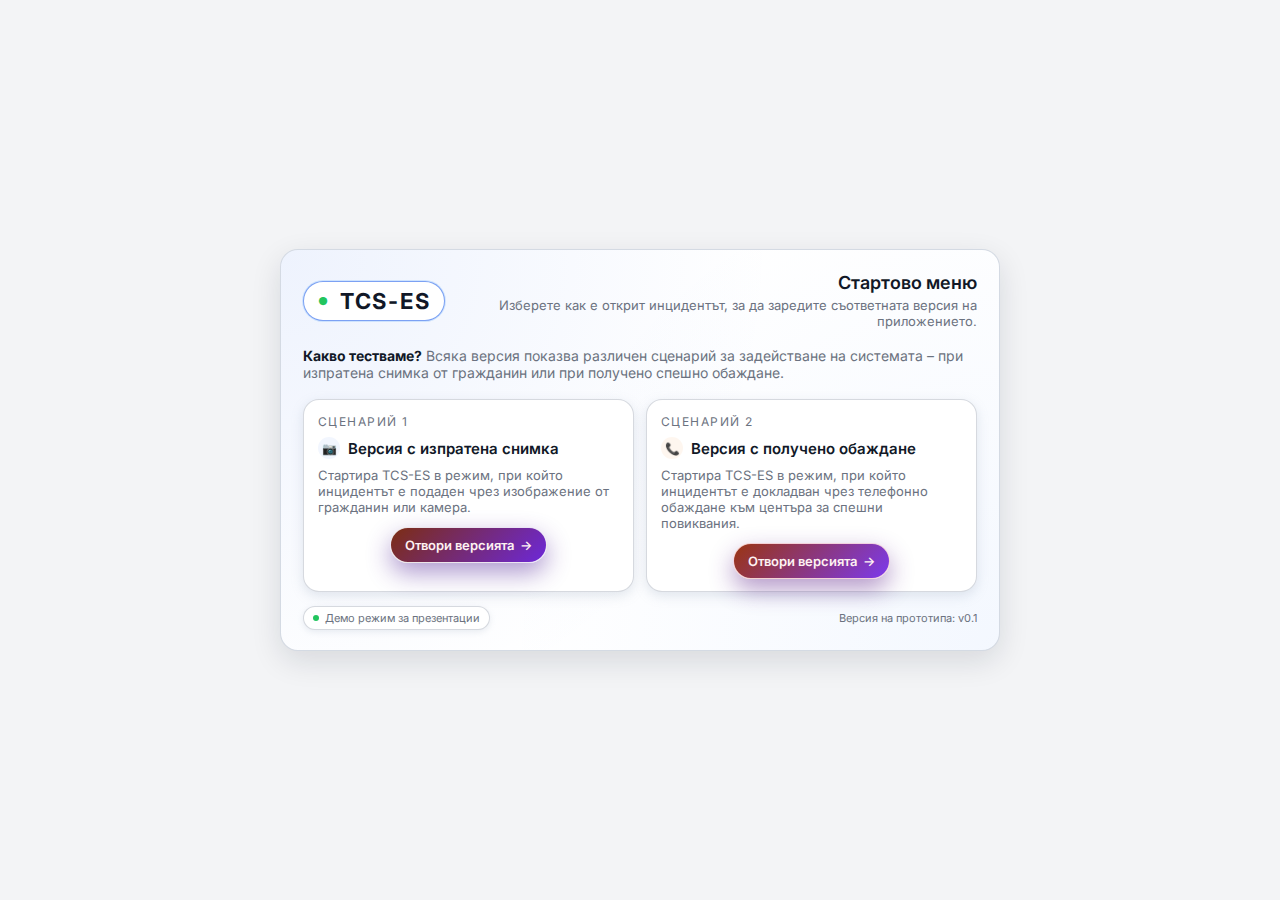
<file: index.html>
<!DOCTYPE html>
<html lang="bg">
<head>
  <meta charset="UTF-8" />
  <meta name="viewport" content="width=device-width, initial-scale=1.0" />
  <title>TCS-ES – Стартово меню</title>

  <link rel="preconnect" href="https://fonts.googleapis.com">
  <link rel="preconnect" href="https://fonts.gstatic.com" crossorigin>
  <link href="https://fonts.googleapis.com/css2?family=Inter:wght@400;500;600;700&display=swap" rel="stylesheet">

  <style>
    * {
      box-sizing: border-box;
      font-family: "Inter", system-ui, -apple-system, BlinkMacSystemFont, "Segoe UI", sans-serif;
      -webkit-tap-highlight-color: transparent;
    }

    :root {
      --bg: #f3f4f6;
      --card: #ffffff;
      --border-subtle: rgba(148, 163, 184, 0.4);
      --accent: #2563eb;
      --accent-strong: #2563eb;
      --accent-soft: rgba(37, 99, 235, 0.06);
      --text-main: #111827;
      --text-soft: #6b7280;
      --danger: #f97316;
      --radius-xl: 18px;
      --shadow-soft: 0 10px 30px rgba(15, 23, 42, 0.12);
    }

    html, body {
      margin: 0;
      padding: 0;
      min-height: 100vh;
      color: var(--text-main);
      background-color: var(--bg);
    }

    body {
      display: flex;
      align-items: center;
      justify-content: center;
      padding: 16px;
    }

    .shell {
      width: 100%;
      max-width: 720px;
    }

    .card {
      background: var(--card);
      border-radius: var(--radius-xl);
      border: 1px solid var(--border-subtle);
      box-shadow: var(--shadow-soft);
      padding: 22px 22px 20px;
      position: relative;
      overflow: hidden;
    }

    .card::before {
      content: "";
      position: absolute;
      inset: 0;
      background:
        radial-gradient(circle at top left, rgba(37, 99, 235, 0.08), transparent 60%),
        radial-gradient(circle at bottom right, rgba(59, 130, 246, 0.06), transparent 60%);
      pointer-events: none;
    }

    .card-inner {
      position: relative;
      z-index: 1;
    }

    header {
      display: flex;
      align-items: center;
      justify-content: space-between;
      gap: 16px;
      margin-bottom: 18px;
      flex-wrap: wrap;
    }

    #siteTitle {
      font-size: 22px;
      font-weight: 700;
      letter-spacing: 0.08em;
      text-transform: uppercase;
      color: #111827;
      display: inline-flex;
      align-items: center;
      gap: 8px;
      padding: 6px 14px;
      border-radius: 999px;
      background: #ffffff;
      border: 1px solid rgba(37, 99, 235, 0.6);
      box-shadow: 0 0 0 1px rgba(191, 219, 254, 0.7);
    }

    #siteTitle::before {
      content: "●";
      font-size: 11px;
      color: #22c55e;
      margin-right: 2px;
    }

    .subtitle {
      flex: 1;
      min-width: 200px;
      text-align: right;
    }

    .subtitle h1 {
      margin: 0;
      font-size: 18px;
      font-weight: 600;
      color: var(--text-main);
    }

    .subtitle p {
      margin: 4px 0 0;
      font-size: 13px;
      color: var(--text-soft);
    }

    @media (max-width: 640px) {
      header {
        flex-direction: column;
        align-items: flex-start;
      }

      .subtitle {
        text-align: left;
      }
    }

    .intro {
      margin-bottom: 18px;
      font-size: 14px;
      color: var(--text-soft);
    }

    .intro strong {
      color: var(--text-main);
    }

    .modes {
      display: grid;
      grid-template-columns: repeat(2, minmax(0, 1fr));
      gap: 12px;
    }

    @media (max-width: 640px) {
      .modes {
        grid-template-columns: minmax(0, 1fr);
      }
    }

    .mode-card {
      border-radius: 16px;
      padding: 14px 14px 12px;
      background: #ffffff;
      border: 1px solid rgba(209, 213, 219, 0.9);
      display: flex;
      flex-direction: column;
      gap: 8px;
      box-shadow: 0 4px 12px rgba(148, 163, 184, 0.25);
    }

    .mode-label {
      font-size: 12px;
      text-transform: uppercase;
      letter-spacing: 0.12em;
      color: var(--text-soft);
    }

    .mode-title {
      font-size: 15px;
      font-weight: 600;
      display: flex;
      align-items: center;
      gap: 8px;
      color: var(--text-main);
    }

    .mode-title span.icon {
      width: 22px;
      height: 22px;
      border-radius: 999px;
      display: inline-flex;
      align-items: center;
      justify-content: center;
      font-size: 12px;
      background: var(--accent-soft);
      color: var(--accent);
    }

    .mode-title span.icon.call {
      background: rgba(248, 171, 96, 0.1);
      color: var(--danger);
    }

    .mode-desc {
      font-size: 13px;
      color: var(--text-soft);
      min-height: 2.4em;
    }

    .mode-footer {
      margin-top: 4px;
      text-align: center;
    }

    a.mode-button {
      text-decoration: none;
      display: inline-flex;
      align-items: center;
      justify-content: center;
      gap: 6px;
      padding: 9px 14px;
      border-radius: 999px;
      font-size: 13px;
      font-weight: 600;
      cursor: pointer;
      color: #fef2f2;
      background: linear-gradient(135deg, #7c2d12, #6d28d9);
      box-shadow: 0 10px 24px rgba(76, 29, 149, 0.45);
      border: 1px solid rgba(248, 250, 252, 0.9);
      transition: transform 0.18s ease-out, box-shadow 0.18s ease-out, filter 0.18s ease-out;
    }

    a.mode-button:hover {
      filter: brightness(1.03);
      box-shadow: 0 14px 32px rgba(37, 99, 235, 0.55);
      transform: translateY(-1px);
    }

    a.mode-button:active {
      transform: translateY(1px) scale(0.98);
      box-shadow: none;
    }

    a.mode-button.secondary {
      background: linear-gradient(135deg, #9a3412, #7c3aed);
      color: #fef2f2;
      box-shadow: 0 10px 24px rgba(88, 28, 135, 0.45);
      border: 1px solid rgba(254, 226, 226, 0.9);
    }

    .meta-row {
      margin-top: 14px;
      display: flex;
      justify-content: space-between;
      align-items: center;
      gap: 8px;
      font-size: 11px;
      color: var(--text-soft);
    }

    .chip {
      padding: 4px 9px;
      border-radius: 999px;
      border: 1px solid rgba(209, 213, 219, 0.9);
      background: #ffffff;
      display: inline-flex;
      align-items: center;
      gap: 6px;
      box-shadow: 0 2px 6px rgba(148, 163, 184, 0.2);
    }

    .chip-dot {
      width: 6px;
      height: 6px;
      border-radius: 999px;
      background: #22c55e;
    }

    .chip span {
      font-size: 11px;
    }
  </style>
</head>
<body>
  <div class="shell">
    <div class="card">
      <div class="card-inner">
        <header>
          <div id="siteTitle">TCS-ES</div>
          <div class="subtitle">
            <h1>Стартово меню</h1>
            <p>Изберете как е открит инцидентът, за да заредите съответната версия на приложението.</p>
          </div>
        </header>

        <div class="intro">
          <strong>Какво тестваме?</strong> Всяка версия показва различен сценарий за задействане на системата – при изпратена снимка от гражданин или при получено спешно обаждане.
        </div>

        <div class="modes">
          <div class="mode-card">
            <div class="mode-label">Сценарий 1</div>
            <div class="mode-title">
              <span class="icon">📷</span>
              Версия с изпратена снимка
            </div>
            <div class="mode-desc">
              Стартира TCS-ES в режим, при който инцидентът е подаден чрез изображение от гражданин или камера.
            </div>
            <div class="mode-footer">
              <a href="./versionWithImage/index.html" class="mode-button">
                Отвори версията
                <span>→</span>
              </a>
            </div>
          </div>

          <div class="mode-card">
            <div class="mode-label">Сценарий 2</div>
            <div class="mode-title">
              <span class="icon call">📞</span>
              Версия с получено обаждане
            </div>
            <div class="mode-desc">
              Стартира TCS-ES в режим, при който инцидентът е докладван чрез телефонно обаждане към центъра за спешни повиквания.
            </div>
            <div class="mode-footer">
              <a href="./versionWithLoading/index2.html" class="mode-button secondary">
                Отвори версията
                <span>→</span>
              </a>
            </div>
          </div>
        </div>

        <div class="meta-row">
          <div class="chip">
            <span class="chip-dot"></span>
            <span>Демо режим за презентации</span>
          </div>
          <span>Версия на прототипа: v0.1</span>
        </div>
      </div>
    </div>
  </div>
</body>
</html>
</file>
